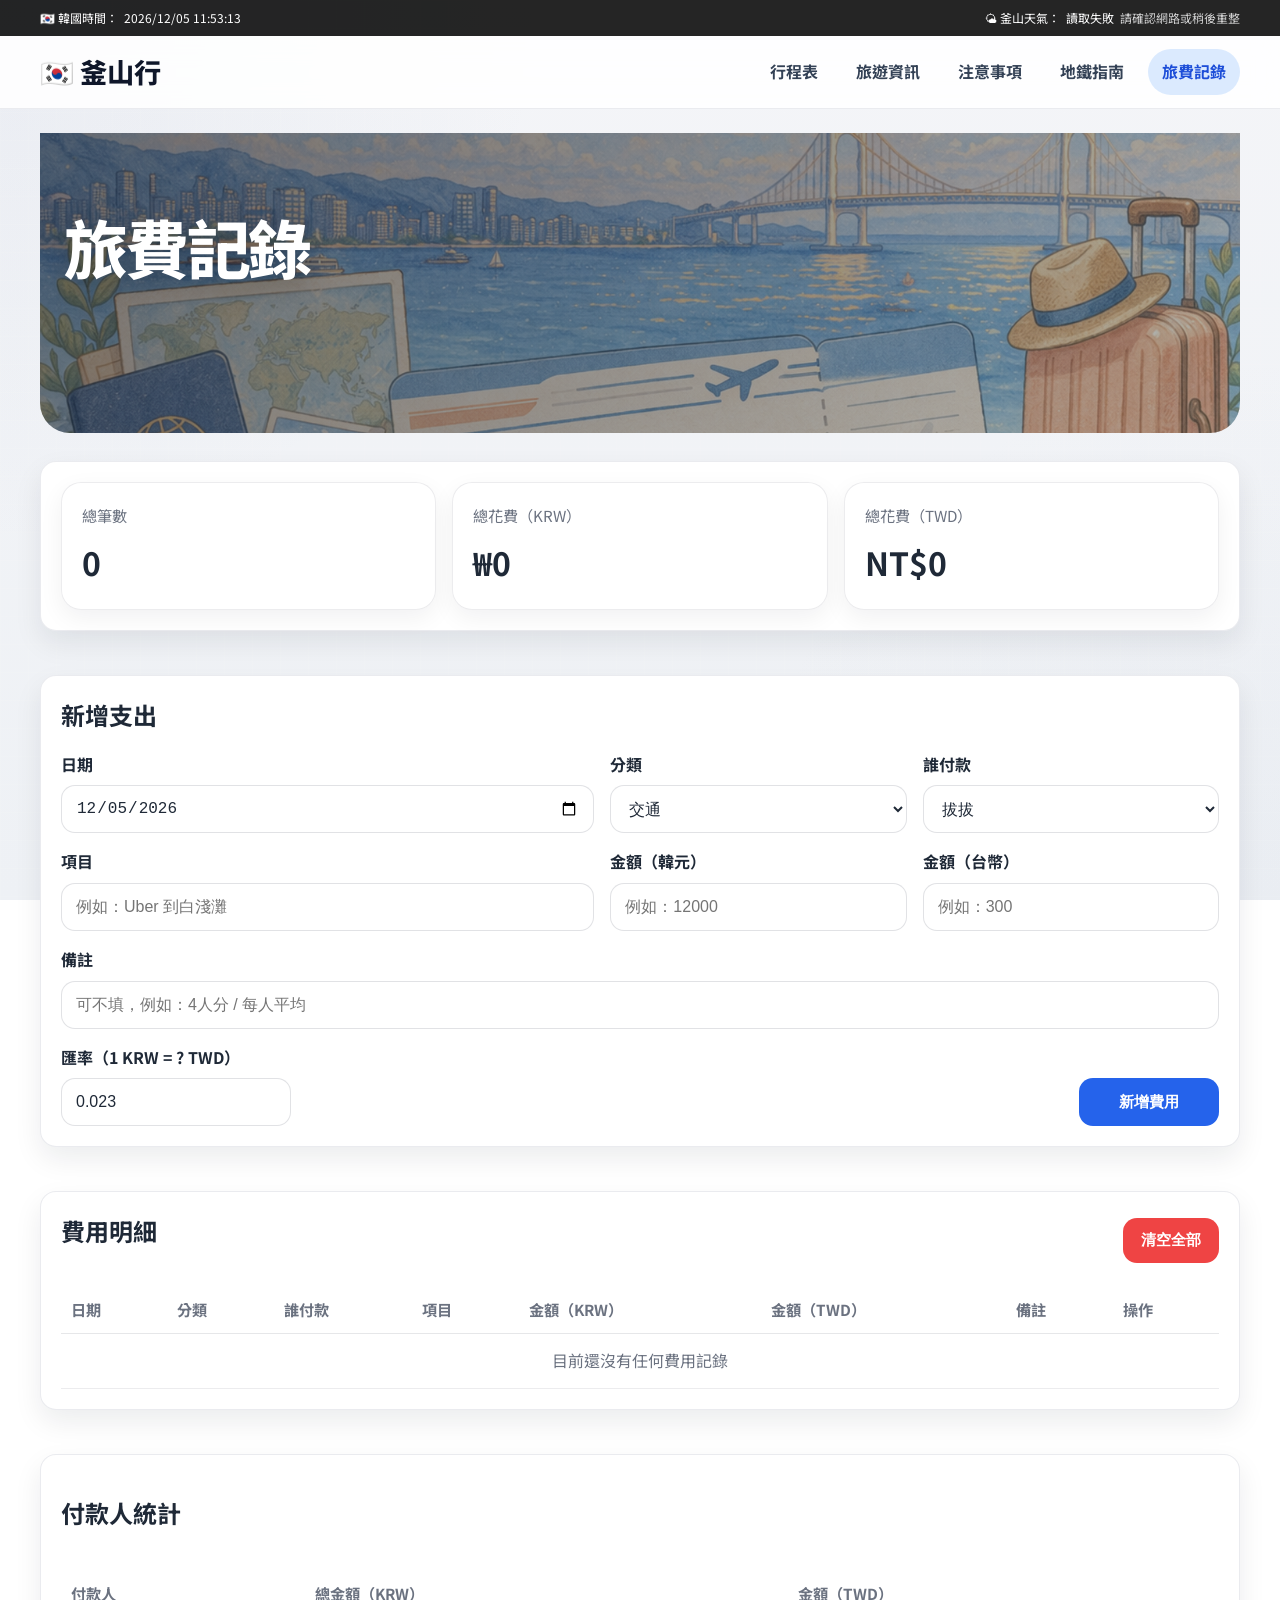
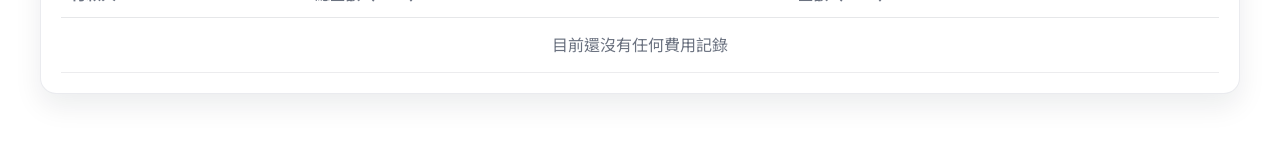
<file: expense.html>
<!DOCTYPE html>
<html lang="zh-Hant">
<head>
  <meta charset="UTF-8" />
  <meta name="viewport" content="width=device-width, initial-scale=1.0" />
  <title>釜山行｜旅費記錄</title>
  <link rel="preconnect" href="https://fonts.googleapis.com">
  <link rel="preconnect" href="https://fonts.gstatic.com" crossorigin>
  <link href="https://fonts.googleapis.com/css2?family=Noto+Sans+TC:wght@400;500;700;800&display=swap" rel="stylesheet">
  <link rel="stylesheet" href="styles.css?v=2" />
</head>
<body>

  <div class="top-bar">
    <div class="container top-bar-inner">
      <div class="top-item">
        🇰🇷 韓國時間：
        <span id="korea-time">--:--:--</span>
      </div>
      <div class="top-item">
        🌤 釜山天氣：
        <span id="weather-main">--°C</span>
        <span id="weather-sub" class="top-sub"></span>
      </div>
    </div>
  </div>

  <nav class="nav">
    <div class="container nav-inner">
      <a class="brand" href="index.html">🇰🇷 釜山行</a>

   <button class="nav-toggle" id="nav-toggle" type="button">
      ☰
    </button>
      
      <div class="nav-links" id="nav-links">
        <a href="itinerary.html">行程表</a>
        <a href="travel-info.html">旅遊資訊</a>
        <a href="notes.html">注意事項</a>
        <a href="subway.html">地鐵指南</a>
        <a href="expense.html" class="active">旅費記錄</a>
      </div>
    </div>
  </nav>

  <section class="page-head page-head-cover trip-cover trip-cover-expense">
    <div class="page-head-overlay">
      <div class="container">
        <h1>旅費記錄</h1>
      </div>
    </div>
  </section>

  <main class="container expense-page">
    <section class="card expense-summary-card">
      <div class="expense-summary-grid">
        <div class="summary-box">
          <span class="summary-label">總筆數</span>
          <strong id="expense-count">0</strong>
        </div>
        <div class="summary-box">
          <span class="summary-label">總花費（KRW）</span>
          <strong id="expense-total-krw">₩0</strong>
        </div>
        <div class="summary-box">
          <span class="summary-label">總花費（TWD）</span>
          <strong id="expense-total-twd">NT$0</strong>
        </div>
      </div>
    </section>

    <section class="card expense-form-card">
      <h2>新增支出</h2>
      <form id="expense-form" class="expense-form">
        <div class="form-row form-row-3">
  <div class="form-group">
    <label for="expense-date">日期</label>
    <input type="date" id="expense-date" required />
  </div>

  <div class="form-group">
    <label for="expense-category">分類</label>
    <select id="expense-category" required>
      <option value="交通">交通</option>
      <option value="餐飲">餐飲</option>
      <option value="門票">門票</option>
      <option value="購物">購物</option>
      <option value="住宿">住宿</option>
      <option value="其他">其他</option>
    </select>
  </div>

  <div class="form-group">
    <label for="expense-person">誰付款</label>
    <select id="expense-person" required>
      <option value="拔拔">拔拔</option>
      <option value="麻麻">麻麻</option>
      <option value="哥哥">哥哥</option>
      <option value="屁屁">屁屁</option>
    </select>
  </div>
</div>

        <div class="form-row form-row-3">
  <div class="form-group form-group-wide">
    <label for="expense-item">項目</label>
    <input type="text" id="expense-item" placeholder="例如：Uber 到白淺灘" required />
  </div>

  <div class="form-group">
    <label for="expense-amount">金額（韓元）</label>
    <input type="number" id="expense-amount" min="0" step="1" placeholder="例如：12000" />
  </div>

  <div class="form-group">
    <label for="expense-amount-twd">金額（台幣）</label>
    <input type="number" id="expense-amount-twd" min="0" step="1" placeholder="例如：300" />
  </div>
</div>

        <div class="form-row single">
          <div class="form-group">
            <label for="expense-note">備註</label>
            <input type="text" id="expense-note" placeholder="可不填，例如：4人分 / 每人平均" />
          </div>
        </div>

        <div class="form-row form-actions">
          <div class="form-group rate-group">
            <label for="exchange-rate">匯率（1 KRW = ? TWD）</label>
            <input type="number" id="exchange-rate" min="0" step="0.0001" value="0.023" />
          </div>

          <button type="submit" class="btn-primary">新增費用</button>
        </div>
      </form>
    </section>

    <section class="card expense-list-card">
      <div class="expense-list-head">
        <h2>費用明細</h2>
        <button id="clear-expenses" class="btn-danger" type="button">清空全部</button>
      </div>

      <div class="expense-table-wrap">
        <table class="expense-table">
          <thead>
            <tr>
  <th>日期</th>
  <th>分類</th>
  <th>誰付款</th>
  <th>項目</th>
  <th>金額（KRW）</th>
  <th>金額（TWD）</th>
  <th>備註</th>
  <th>操作</th>
</tr>
          </thead>
          <tbody id="expense-tbody">
            <tr class="empty-row">
              <td colspan="8">目前還沒有任何費用記錄</td>
            </tr>
          </tbody>
        </table>
      </div>
    </section>
    <section class="card expense-person-summary-card">
  <div class="expense-list-head">
    <h2>付款人統計</h2>
  </div>

  <div class="expense-table-wrap">
    <table class="expense-table">
      <thead>
        <tr>
          <th>付款人</th>
          <th>總金額（KRW）</th>
          <th>金額（TWD）</th>
        </tr>
      </thead>
      <tbody id="person-summary-tbody">
        <tr class="empty-row">
          <td colspan="3">目前還沒有任何費用記錄</td>
        </tr>
      </tbody>
    </table>
  </div>
</section>
  </main>

  <script src="app.js?v=11"></script>
  <script src="expense.js?v=11"></script>
</body>
</html>
</file>
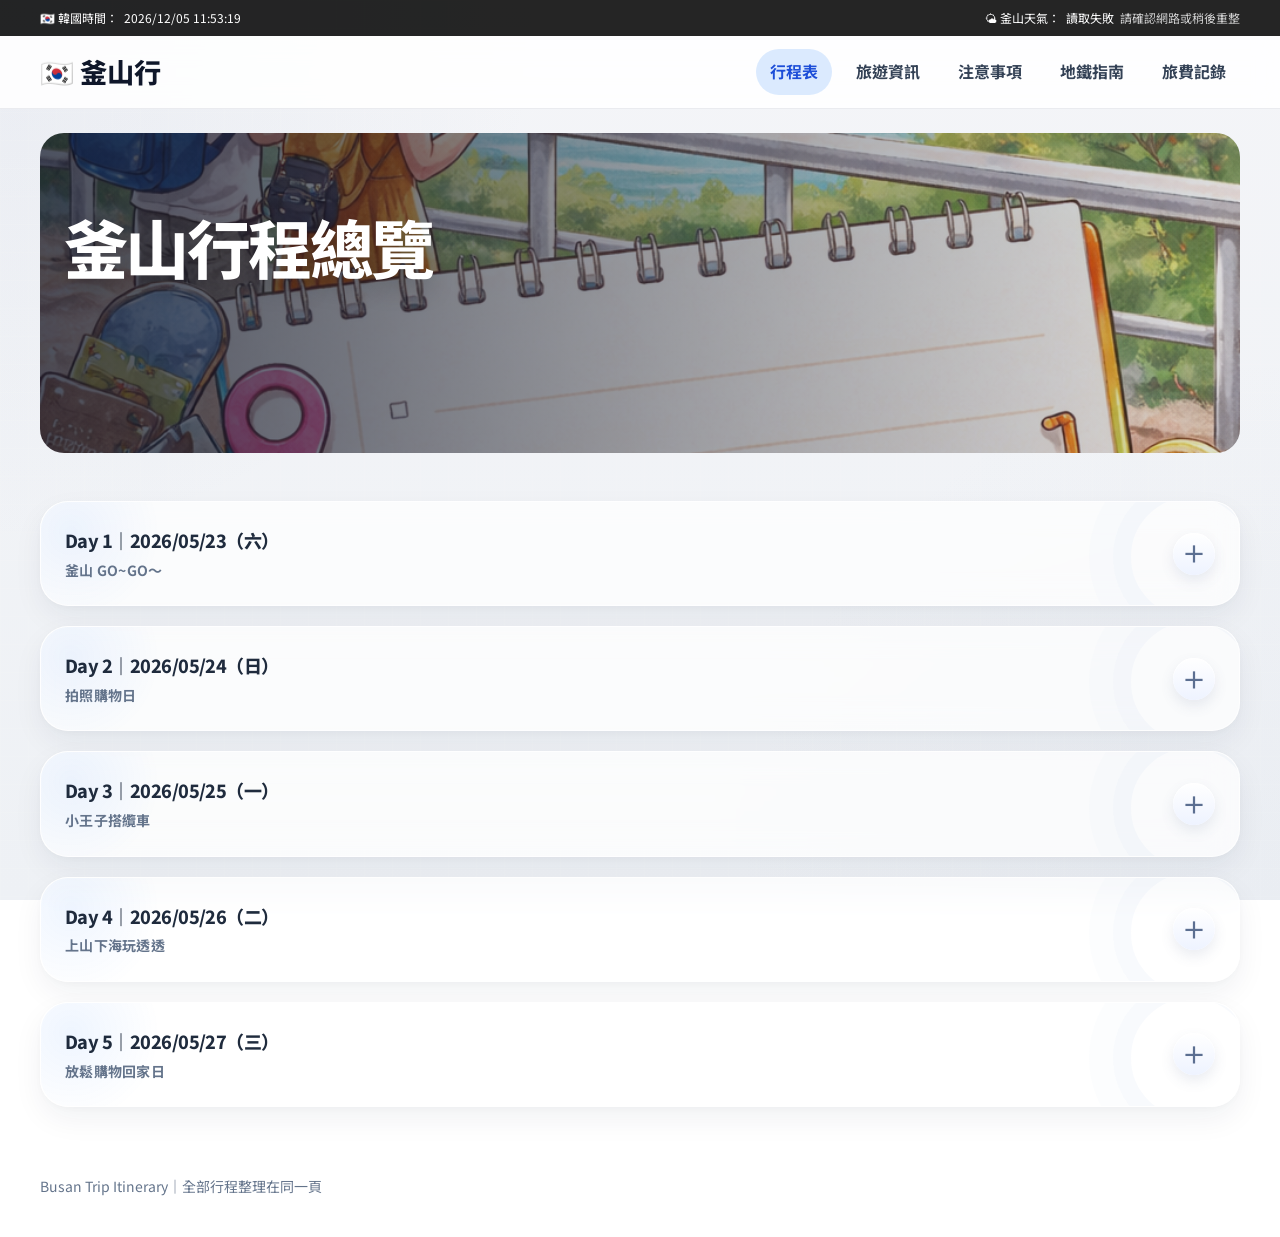
<file: itinerary.html>
<!DOCTYPE html>
<html lang="zh-Hant">
<head>
  <meta charset="UTF-8" />
  <meta name="viewport" content="width=device-width, initial-scale=1.0" />
  <title>釜山行｜行程表</title>
  <link rel="preconnect" href="https://fonts.googleapis.com">
  <link rel="preconnect" href="https://fonts.gstatic.com" crossorigin>
  <link href="https://fonts.googleapis.com/css2?family=Noto+Sans+TC:wght@400;500;700;800&display=swap" rel="stylesheet">
  <link rel="stylesheet" href="styles.css?v=2" />
</head>
<body>

  <!-- top bar -->
  <div class="top-bar">
    <div class="container top-bar-inner">
      <div class="top-item">
        🇰🇷 韓國時間：
        <span id="korea-time">--:--:--</span>
      </div>
      <div class="top-item">
        🌤 釜山天氣：
        <span id="weather-main">--°C</span>
        <span id="weather-sub" class="top-sub"></span>
      </div>
    </div>
  </div>

  <!-- nav -->
  <nav class="nav">
    <div class="container nav-inner">
      <a class="brand" href="index.html">🇰🇷 釜山行</a>

       <button class="nav-toggle" id="nav-toggle" type="button">
      ☰
    </button>
      
      <div class="nav-links" id="nav-links">
        <a href="itinerary.html" class="active">行程表</a>
        <a href="travel-info.html">旅遊資訊</a>
        <a href="notes.html">注意事項</a>
        <a href="subway.html">地鐵指南</a>
        <a href="expense.html">旅費記錄</a>
      </div>
    </div>
  </nav>

  <main>
    <section class="page-head page-head-cover trip-cover trip-cover-itinerary">
  <div class="page-head-overlay">
    <div class="container">
      <h1>釜山行程總覽</h1>
    </div>
  </div>
</section>
  <section class="section">
  <div class="container">      
        <!-- Day 1 -->
<div class="card day-card">
  <div class="day-toggle">
    <h3>
      <span class="day-title-main">Day 1｜2026/05/23（六）</span>
      <span class="day-title-sub">釜山 GO~GO～</span>
    </h3>
    <span class="toggle-icon">＋</span>
  </div>

  <div class="day-content">
    <ul class="itinerary-list">

      <li>
        <strong>19:55-20:55</strong>
        <div class="item-text two-line">
        <div>抵達釜山／金海國際機場</div>
        <div>出關、領行李、購買交通卡</div>
        </div>
      </li>

      <li class="transport-row">
  <div class="transport-card">
    <div class="transport-title">往旅館前進</div>
    <div class="transport-route">
  <div class="route-group">
  <span class="station">機場</span>
  <span class="line-badge line-bgl">金海輕軌</span>
</div>

  <span class="arrow">→</span>

  <div class="route-group">
  <span class="station">沙上站</span>
  <span class="transfer">轉乘</span>
  <span class="line-badge line-2">2號線</span>
</div>

  <span class="arrow">→</span>

 <div class="route-group">
  <span class="station">西面站</span>
  <span class="transfer">轉乘</span>
  <span class="line-badge line-1">1號線</span>
</div>

  <span class="arrow">→</span>

  <div class="route-group">
  <span class="station">釜山站</span>
  <span class="transfer">&nbsp;</span>
</div>
</div>
  </div>
</li>

    <li>
  <strong>21:41-22:00</strong>
  <div class="item-text two-line">
    <div>抵達 Busan Station</div>
    <div>前往住宿放行李</div>
  </div>
</li>

      <li class="transport-row">
  <div class="transport-card">
    <div class="transport-title">住宿 → BHC Chicken（釜山站店）</div>
    <div class="transport-route">
      <span class="line-badge walk-badge">步行</span>
      <span class="arrow">→</span>
      <span class="station">約5分鐘</span>
    </div>
  </div>
</li>

      <li>
        <strong>22:11-23:00</strong>
        <span>晚餐：BHC Chicken</span>
      </li>

      <li class="transport-row">
  <div class="transport-card">
    <div class="transport-title">BHC → 住宿</div>
    <div class="transport-route">
      <span class="line-badge walk-badge">步行</span>
      <span class="arrow">→</span>
      <span class="station">約5分鐘</span>
    </div>
  </div>
</li>

      <li>
        <strong>23:00-</strong>
        <span>休息</span>
      </li>

    </ul>
  </div>
</div>

<!-- Day 2 -->
<div class="card day-card">
  <div class="day-toggle">
    <h3>
      <span class="day-title-main">Day 2｜2026/05/24（日）</span>
      <span class="day-title-sub">拍照購物日</span>
    </h3>
    <span class="toggle-icon">＋</span>
  </div>

  <div class="day-content">
    <ul class="itinerary-list">

      <li>
        <strong>08:00-08:10</strong>
        <span>早餐：自理</span>
      </li>

      <li class="transport-row">
        <div class="transport-card">
          <div class="transport-title">Busan Station → 白淺灘文化村</div>
          <div class="transport-route">
            <span class="line-badge taxi-badge">Uber / 計程車</span>
            <span class="arrow">→</span>
            <span class="station">約 15 分鐘</span>
          </div>
        </div>
      </li>

      <li>
        <strong>08:30-10:00</strong>
        <span>白淺灘文化村（Huinnyeoul）</span>
      </li>

<li class="transport-row">
        <div class="transport-card">
          <div class="transport-title">
            <a href="https://naver.me/xjgckgru" target="_blank" rel="noopener noreferrer">
              白淺灘文化村 → Arte Meseum
            </a>
         </div>
         <div class="transport-route">
            <span class="line-badge taxi-badge">Uber / 計程車</span>
            <span class="arrow">→</span>
            <span class="station">約 15 分鐘</span>
        </div>
        </div>
      </li>

       <li>
        <strong>10:00-12:10</strong>
        <span> Arte Meseum </span>
      </li>
      
      <li class="transport-row">
        <div class="transport-card">
          <div class="transport-title">
            <a href="https://naver.me/IItcrFZR" target="_blank" rel="noopener noreferrer">
              Arte Meseum → 新東亞市場
            </a>
         </div>
         <div class="transport-route">
            <span class="line-badge taxi-badge">Uber / 計程車</span>
            <span class="arrow">→</span>
            <span class="station">約 15 分鐘</span>
        </div>
        </div>
      </li>
      
      <li>
        <strong>12:25-14:30</strong>
        <div class="item-text two-line">
          <div>新東亞市場85、87攤位</div>
          <div>午餐：海鮮、帝王蟹</div>
        </div>
      </li>

      <li class="transport-row">
        <div class="transport-card">
          <div class="transport-title">札嘎其市場 → 南浦地下街</div>
          <div class="transport-route">
            <span class="line-badge walk-badge">步行</span>
            <span class="arrow">→</span>
            <span class="station">約 10 分鐘</span>
          </div>
        </div>
      </li>

      <li>
        <strong>14:40-15:40</strong>
        <span>南浦地下商街</span>
      </li>

      <li class="transport-row">
        <div class="transport-card">
          <div class="transport-title">南浦地下街 → 光復路時尚街</div>
          <div class="transport-route">
            <span class="line-badge walk-badge">步行</span>
            <span class="arrow">→</span>
            <span class="station">約 10 分鐘</span>
          </div>
        </div>
      </li>

      <li>
        <strong>15:40-16:40</strong>
        <span>光復路時尚街</span>
      </li>

      <li class="transport-row">
        <div class="transport-card">
          <div class="transport-title">光復路時尚街 → 樂天百貨光復店</div>
          <div class="transport-route">
            <span class="line-badge walk-badge">步行</span>
            <span class="arrow">→</span>
            <span class="station">約 10 分鐘</span>
          </div>
        </div>
      </li>

      <li>
      <strong>16:50-19:00</strong>
        <div class="item-text two-line">
          <div>樂天百貨 光復店</div>
          <div>晚餐：自理</div>
        </div>
     </li>

      <li class="transport-row">
        <div class="transport-card">
          <div class="transport-title">南浦站 → Busan Station</div>
          <div class="transport-route">

            <div class="route-group">
              <span class="station">南浦站</span>
              <span class="line-badge line-1">1號線</span>
            </div>

            <span class="arrow">→</span>

            <div class="route-group">
              <span class="station">釜山站</span>
              <span class="transfer">&nbsp;</span>
            </div>

          </div>
        </div>
      </li>

      <li>
        <strong>19:10-</strong>
        <div class="item-text two-line">
          <div>返回 旅館</div>
          <div>回住宿休息、整理戰利品</div>
        </div>
      </li>

    </ul>
  </div>
</div>

<!-- Day 3 -->
<div class="card day-card">
  <div class="day-toggle">
    <h3>
      <span class="day-title-main">Day 3｜2026/05/25（一）</span>
      <span class="day-title-sub">小王子搭纜車</span>
    </h3>
    <span class="toggle-icon">＋</span>
  </div>

  <div class="day-content">
    <ul class="itinerary-list">

      <li>
        <strong>08:00</strong>
        <span>早餐：自理</span>
      </li>

      <li class="transport-row">
        <div class="transport-card">
          <div class="transport-title">
             <a href="https://naver.me/Fns6RGtR" target="_blank" rel="noopener noreferrer">
              旅館 → 甘川文化村
            </a>
          </div>
          <div class="transport-route">
            <span class="line-badge taxi-badge">Uber / 計程車</span>
            <span class="arrow">→</span>
            <span class="station">約 20 分鐘</span>
          </div>
        </div>
      </li>       

      <li>
        <strong>08:20-10:00</strong>
        <span>甘川文化村</span>
      </li>

      <li class="transport-row">
        <div class="transport-card">
          <div class="transport-title">甘川文化村 → flipbookstudio</div>
          <div class="transport-route">
            <span class="line-badge walk-badge">步行</span>
            <span class="arrow">→</span>
            <span class="station">村內散步移動</span>
          </div>
        </div>
      </li>

      <li>
        <strong>10:30-11:00</strong>
        <div class="item-text two-line">
          <div>flipbookstudio</div>
          <div>拍小王子翻頁書紀念</div>
        </div>
      </li>

      <li class="transport-row">
        <div class="transport-card">
          <div class="transport-title">
             <a href="https://naver.me/Gq84VWjF" target="_blank" rel="noopener noreferrer">
             甘川文化村 → 海底貝殼王國
            </a>
          </div>
          <div class="transport-route">
            <span class="line-badge taxi-badge">Uber / 計程車</span>
            <span class="arrow">→</span>
            <span class="station">約 20 分鐘</span>
          </div>
        </div>
      </li>

      <li>
         <strong>11:20-12:50</strong>
        <div class="item-text two-line">
          <div>海底貝殼王國</div>
          <div>午餐：貝類、烤鰻魚</div>
        </div>
      </li>

      <li class="transport-row">
        <div class="transport-card">
          <div class="transport-title">海底貝殼王國 → 松島海上纜車</div>
          <div class="transport-route">
            <span class="line-badge walk-badge">步行</span>
            <span class="arrow">→</span>
            <span class="station">約 10 分鐘</span>
          </div>
        </div>
      </li>

      <li>
        <strong>12:40-13:20</strong>
        <span>松島海上纜車</span>
      </li>

      <li class="transport-row">
        <div class="transport-card">
          <div class="transport-title">松島海上纜車 → 龍宮空中步道</div>
          <div class="transport-route">
            <span class="line-badge Gondola">松島海上纜車</span>
            <span class="arrow">→</span>
            <span class="station">約 10 分鐘</span>
          </div>
        </div>
      </li>

      <li>
        <strong>13:20-14:50</strong>
        <span>龍宮空中步道（拍照、散步）</span>
      </li>

      <li class="transport-row">
        <div class="transport-card">
          <div class="transport-title">龍宮空中步道→ 松島海上纜車</div>
          <div class="transport-route">
            <span class="line-badge Gondola">松島海上纜車</span>
            <span class="arrow">→</span>
            <span class="station">約 10 分鐘</span>
          </div>
        </div>
      </li>

      <li>
        <strong>15:00-18:00</strong>
        <span>國際市場</span>
      </li>
      
      <li class="transport-row">
        <div class="transport-card">
          <div class="transport-title">
            <a href="https://naver.me/G9r5xTJ4" target="_blank" rel="noopener noreferrer">
             松島 → 國際市場
            </a>
            </div>
          <div class="transport-route">
            <span class="line-badge taxi-badge">Uber / 計程車</span>
            <span class="arrow">→</span>
            <span class="station">約 10 分鐘</span>
          </div>
        </div>
      </li>

      <li>
        <strong>20:00-</strong>
        <div class="item-text two-line">
          <div>返回 Busan Station</div>
          <div>自由活動、附近晚餐</div>
        </div>
      </li>

    </ul>
  </div>
</div>
    
<!-- Day 4 -->
<div class="card day-card">
  <div class="day-toggle">
    <h3>
      <span class="day-title-main">Day 4｜2026/05/26（二）</span>
      <span class="day-title-sub">上山下海玩透透</span>
    </h3>
    <span class="toggle-icon">＋</span>
  </div>

  <div class="day-content">
    <ul class="itinerary-list">

      <li class="transport-row">
        <div class="transport-card">
          <div class="transport-title">
            <a href="https://naver.me/IDFUcLWo" target="_blank" rel="noopener noreferrer">
              Busan Station → 青沙浦站
            </a>
          </div>
          <div class="transport-route">
            <span class="line-badge taxi-badge">Uber / 計程車</span>
            <span class="arrow">→</span>
            <span class="station">約 40 分鐘</span>
          </div>
        </div>
      </li>

      <li>
        <strong>08:30-09:10</strong>
        <div class="item-text two-line">
          <div>青沙浦（膠囊列車）</div>
          <div>搭乘膠囊列車前往尾浦</div>
        </div>
      </li>

      <li class="transport-row">
        <div class="transport-card">
          <div class="transport-title">青沙浦 → 尾浦</div>
          <div class="transport-route">
            <span class="line-badge line-sky">膠囊列車</span>
            <span class="arrow">→</span>
            <span class="station">海景路線</span>
          </div>
        </div>
      </li>

      <li>
        <strong>09:10-10:00</strong>
        <span>尾浦（海景散步）</span>
      </li>

      <li class="transport-row">
        <div class="transport-card">
          <div class="transport-title">尾浦 → 水邊最高豬肉湯飯</div>
          <div class="transport-route">
            <span class="line-badge walk-badge">步行</span>
            <span class="arrow">→</span>
            <span class="station">約 10 分鐘</span>
          </div>
        </div>
      </li>

      <li>
        <strong>10:10-10:50</strong>
        <span>早午餐：水邊最高豬肉湯飯</span>
      </li>

      <li class="transport-row">
        <div class="transport-card">
          <div class="transport-title">
            <a href="https://naver.me/GoD7FWN2" target="_blank" rel="noopener noreferrer">
              尾浦 → Lotte Outlet 東釜山店
            </a>
          </div>
          <div class="transport-route">
            <span class="line-badge taxi-badge">Uber / 計程車</span>
            <span class="arrow">→</span>
            <span class="station">約 25～30 分鐘</span>
          </div>
        </div>
      </li>

      <li>
        <strong>11:20-12:50</strong>
        <span>Lotte Outlet 東釜山店</span>
      </li>

      <li class="transport-row">
        <div class="transport-card">
          <div class="transport-title">Lotte Outlet → Skyline Luge 釜山</div>
          <div class="transport-route">
            <span class="line-badge walk-badge">步行</span>
            <span class="arrow">→</span>
            <span class="station">約 10 分鐘</span>
          </div>
        </div>
      </li>

      <li>
        <strong>13:00-15:00</strong>
        <span>Skyline Luge 釜山（含排隊＋遊玩）</span>
      </li>

      <li class="transport-row">
  <div class="transport-card">
    <div class="transport-title">
      <a href="https://naver.me/55rmOZsl" target="_blank" rel="noopener noreferrer">
        Skyline Luge → 廣安里海灘
      </a>
    </div>
    <div class="transport-route">
      <span class="line-badge taxi-badge">Uber / 計程車</span>
      <span class="arrow">→</span>
      <span class="station">約 25～30 分鐘</span>
    </div>
  </div>
</li>

<li>
  <strong>15:30-17:40</strong>
  <span>廣安里海灘（白天＋傍晚）</span>
</li>

      <li class="transport-row">
        <div class="transport-card">
          <div class="transport-title">
            <a href="https://naver.me/55rmOZsl" target="_blank" rel="noopener noreferrer">
              廣安里海灘 → 熟成到 廣安里店
            </a>
          </div>
          <div class="transport-route">
            <span class="line-badge walk-badge">步行</span>
            <span class="arrow">→</span>
            <span class="station">約 10 分鐘</span>
          </div>
        </div>
      </li>

     <li>
  <strong>18:00-19:20</strong>
  <span>晚餐：熟成到 廣安里店（韓式烤肉）</span>
</li>

<li class="transport-row">
  <div class="transport-card">
    <div class="transport-title">熟成到 廣安里店 → 廣安里海灘</div>
    <div class="transport-route">
      <span class="line-badge walk-badge">步行</span>
      <span class="arrow">→</span>
      <span class="station">約 5～10 分鐘</span>
    </div>
  </div>
</li>

<li>
  <strong>19:30-20:10</strong>
  <span>廣安里海灘（夜景散步＋廣安大橋）</span>
</li>

<li class="transport-row">
  <div class="transport-card">
    <div class="transport-title">廣安里海灘 → 旅館</div>
    <div class="transport-route">
      <span class="line-badge taxi-badge">Uber / Kride / 計程車</span>
      <span class="arrow">→</span>
      <span class="station">約 25～35 分鐘</span>
    </div>
  </div>
</li>

<li>
  <strong>20:45-</strong>
  <span>休息</span>
</li>

    </ul>
  </div>
</div>

<!-- Day 5 -->
<div class="card day-card">
  <div class="day-toggle">
    <h3>
      <span class="day-title-main">Day 5｜2026/05/27（三）</span>
      <span class="day-title-sub">放鬆購物回家日</span>
    </h3>
    <span class="toggle-icon">＋</span>
  </div>

  <div class="day-content">
    <ul class="itinerary-list">

      <li>
        <strong>08:00-09:00</strong>
        <div class="item-text two-line">
          <div>早餐：自理</div>
          <div>整理行李、退房準備</div>
        </div>
      </li>

      <li class="transport-row">
        <div class="transport-card">
          <div class="transport-title">旅館 → SPA LAND</div>
          <div class="transport-route">

            <div class="route-group">
              <span class="station">釜山站</span>
              <span class="line-badge line-1">1號線</span>
            </div>

            <span class="arrow">→</span>

            <div class="route-group">
              <span class="station">西面站</span>
              <span class="line-badge line-2">2號線</span>
            </div>

            <span class="arrow">→</span>

            <div class="route-group">
              <span class="station">Centum City站</span>
              <span class="transfer">&nbsp;</span>
            </div>
            
          </div>
        </div>
      </li>

      <li>
        <strong>09:30-11:30</strong>
        <span>SPA LAND 汗蒸幕</span>
      </li>

      <li class="transport-row">
        <div class="transport-card">
          <div class="transport-title">SPA LAND → 烤肉的男子</div>
          <div class="transport-route">

            <div class="route-group">
              <span class="station">Centum City站</span>
              <span class="line-badge line-2">2號線</span>
            </div>

            <span class="arrow">→</span>

            <div class="route-group">
              <span class="station">西面站</span>
              <span class="transfer">&nbsp;</span>
            </div>
            
          </div>
        </div>
      </li>

      <li>
        <strong>12:00-13:10</strong>
        <div class="item-text two-line">
          <div>午餐：烤肉的男子</div>
          <div>附近簡單逛街</div>
        </div>
      </li>

      <li class="transport-row">
        <div class="transport-card">
          <div class="transport-title">烤肉的男子 → 西面地下街</div>
          
          <div class="transport-route">
            <span class="line-badge walk-badge">步行</span>
            <span class="arrow">→</span>
            <span class="station"> 約10分鐘</span>
          </div>
        </div>
      </li>

      <li>
        <strong>14:00-15:30</strong>
        <div class="item-text two-line">
          <div>西面地下街購物</div>
          <div>最後採買、伴手禮</div>
        </div>
      </li>

      <li class="transport-row">
        <div class="transport-card">
          <div class="transport-title">
            <a href="https://naver.me/F1rPec4s" target="_blank" rel="noopener noreferrer">
             西面 → 金海機場
            </a>
          </div>
          <div class="transport-route">
            <span class="line-badge taxi-badge">Uber / 計程車</span>
            <span class="arrow">→</span>
            <span class="station">約 25 分鐘</span>
          </div>

          </div>
      </li>

      <li>
        <strong>16:05-21:05</strong>
        <div class="item-text two-line">
          <div>金海機場</div>
          <div>退稅、托運、逛免稅店</div>
        </div>
      </li>

      <li>
        <strong>21:05-</strong>
        <div class="item-text two-line">
          <div>回程航班起飛</div>
        </div>
      </li>

    </ul>
  </div>
</div>
      </div>
    </section>
  </main>

  <footer class="footer">
    <div class="container">
      Busan Trip Itinerary｜全部行程整理在同一頁
    </div>
  </footer>

  <script src="app.js?v=2"></script>
</body>
</html>
</file>
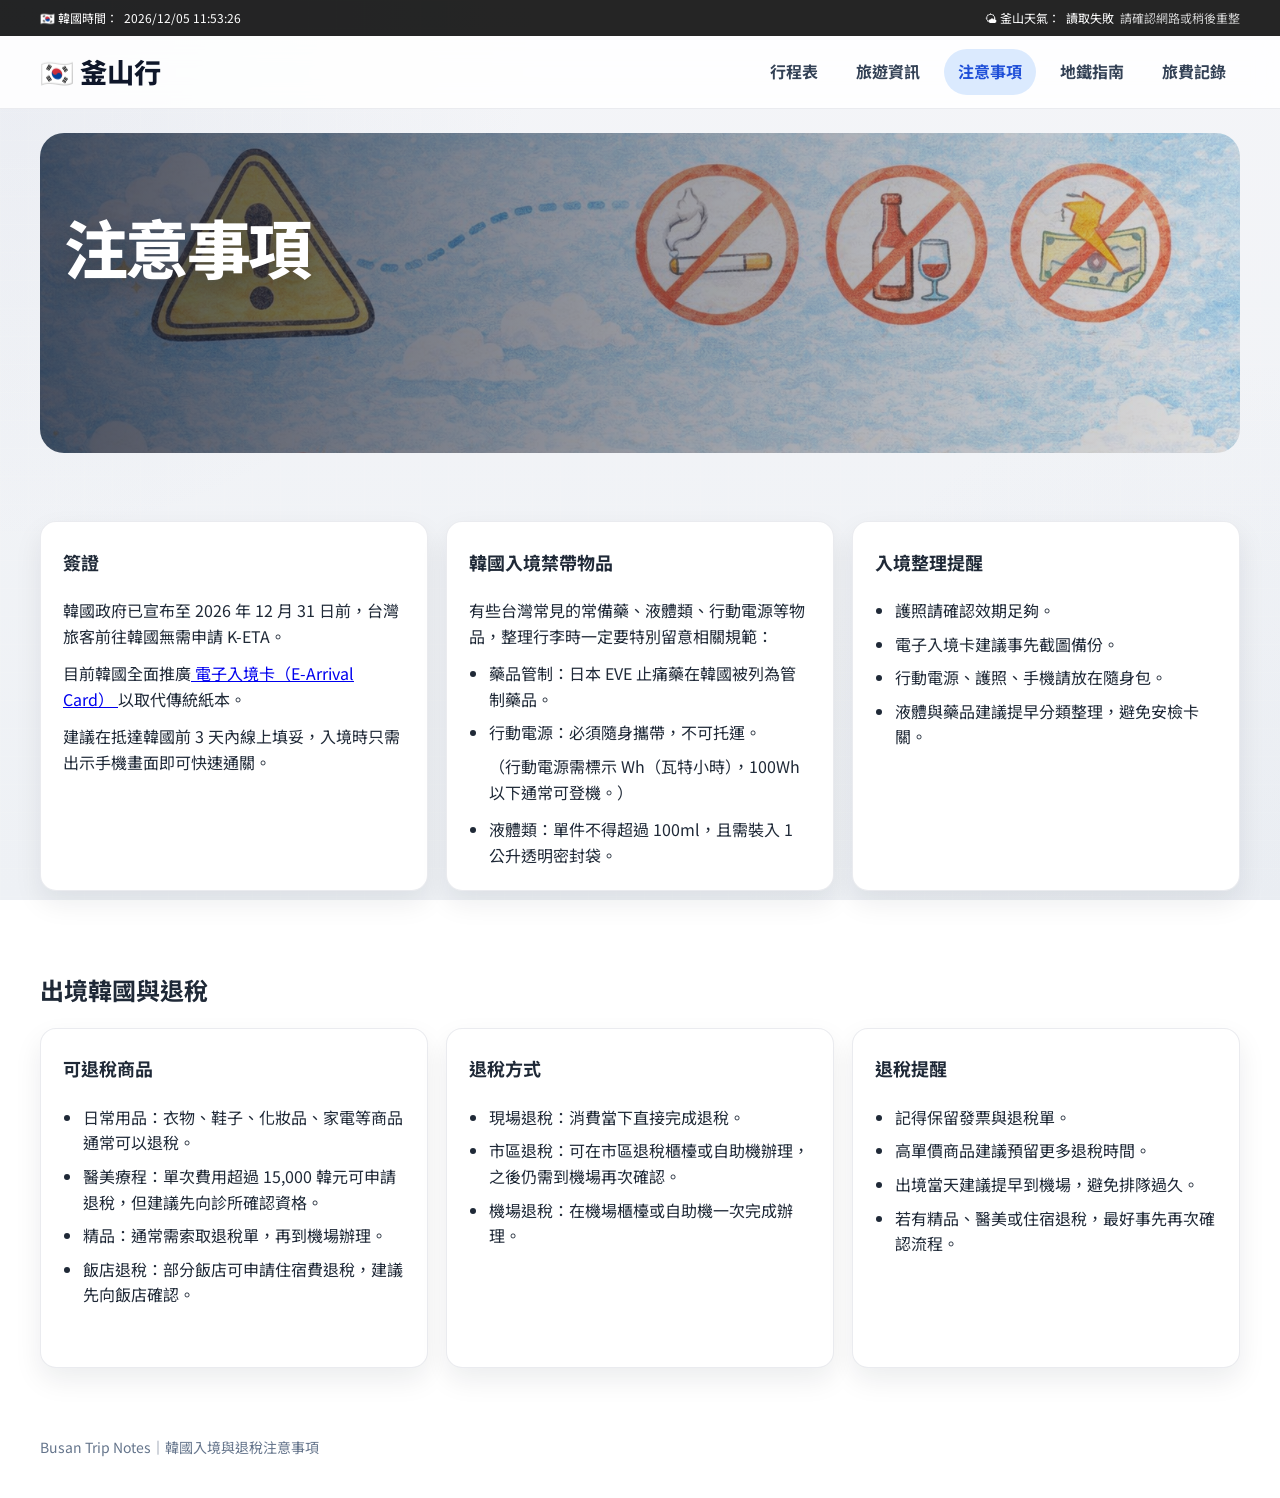
<file: notes.html>
<!DOCTYPE html>
<html lang="zh-Hant">
<head>
  <meta charset="UTF-8" />
  <meta name="viewport" content="width=device-width, initial-scale=1.0" />
  <title>釜山行｜注意事項</title>
  <link rel="preconnect" href="https://fonts.googleapis.com">
  <link rel="preconnect" href="https://fonts.gstatic.com" crossorigin>
  <link href="https://fonts.googleapis.com/css2?family=Noto+Sans+TC:wght@400;500;700;800&display=swap" rel="stylesheet">
  <link rel="stylesheet" href="styles.css?v=2" />
</head>

<body>
  <div class="top-bar">
    <div class="container top-bar-inner">
      <div class="top-item">
        🇰🇷 韓國時間：
        <span id="korea-time">--:--:--</span>
      </div>
      <div class="top-item">
        🌤 釜山天氣：
        <span id="weather-main">--°C</span>
        <span id="weather-sub" class="top-sub"></span>
      </div>
    </div>
  </div>

  <nav class="nav">
    <div class="container nav-inner">
      <a class="brand" href="index.html">🇰🇷 釜山行</a>

       <button class="nav-toggle" id="nav-toggle" type="button">
      ☰
    </button>
      
      <div class="nav-links" id="nav-links">
        <a href="itinerary.html">行程表</a>
        <a href="travel-info.html">旅遊資訊</a>
        <a href="notes.html" class="active">注意事項</a>
        <a href="subway.html">地鐵指南</a>
        <a href="expense.html">旅費記錄</a>
      </div>
    </div>
  </nav>

  <main>
    <section class="page-head page-head-cover trip-cover trip-cover-notes">
      <div class="page-head-overlay">
        <div class="container">
          <h1>注意事項</h1>
        </div>
      </div>
    </section>

    <section class="section">
      <div class="container">
        <div class="info-grid">
          <div class="card info-card">
            <h3>簽證</h3>
            <p>韓國政府已宣布至 2026 年 12 月 31 日前，台灣旅客前往韓國無需申請 K-ETA。</p>
            <p>目前韓國全面推廣<a href="https://www.e-arrivalcard.go.kr/portal/main/index.do?locale=CH" target="_blank" rel="noopener noreferrer">
              電子入境卡（E-Arrival Card）
              </a>以取代傳統紙本。</p>
            <p>建議在抵達韓國前 3 天內線上填妥，入境時只需出示手機畫面即可快速通關。</p>
          </div>

          <div class="card info-card">
            <h3>韓國入境禁帶物品</h3>
            <p>有些台灣常見的常備藥、液體類、行動電源等物品，整理行李時一定要特別留意相關規範：</p>
            <ul>
              <li>藥品管制：日本 EVE 止痛藥在韓國被列為管制藥品。</li>
              <li>行動電源：必須隨身攜帶，不可托運。</li>
              <p>（行動電源需標示 Wh（瓦特小時），100Wh 以下通常可登機。）</p>
              <li>液體類：單件不得超過 100ml，且需裝入 1 公升透明密封袋。</li>
            </ul>
          </div>

          <div class="card info-card">
            <h3>入境整理提醒</h3>
            <ul>
              <li>護照請確認效期足夠。</li>
              <li>電子入境卡建議事先截圖備份。</li>
              <li>行動電源、護照、手機請放在隨身包。</li>
              <li>液體與藥品建議提早分類整理，避免安檢卡關。</li>
            </ul>
          </div>
        </div>
      </div>
    </section>

    <section class="section">
      <div class="container">
        <div class="section-head">
          <h1>出境韓國與退稅</h1>
        </div>

        <div class="info-grid">
          <div class="card info-card">
            <h3>可退稅商品</h3>
            <ul>
              <li>日常用品：衣物、鞋子、化妝品、家電等商品通常可以退稅。</li>
              <li>醫美療程：單次費用超過 15,000 韓元可申請退稅，但建議先向診所確認資格。</li>
              <li>精品：通常需索取退稅單，再到機場辦理。</li>
              <li>飯店退稅：部分飯店可申請住宿費退稅，建議先向飯店確認。</li>
            </ul>
          </div>

          <div class="card info-card">
            <h3>退稅方式</h3>
            <ul>
              <li>現場退稅：消費當下直接完成退稅。</li>
              <li>市區退稅：可在市區退稅櫃檯或自助機辦理，之後仍需到機場再次確認。</li>
              <li>機場退稅：在機場櫃檯或自助機一次完成辦理。</li>
            </ul>
          </div>

          <div class="card info-card">
            <h3>退稅提醒</h3>
            <ul>
              <li>記得保留發票與退稅單。</li>
              <li>高單價商品建議預留更多退稅時間。</li>
              <li>出境當天建議提早到機場，避免排隊過久。</li>
              <li>若有精品、醫美或住宿退稅，最好事先再次確認流程。</li>
            </ul>
          </div>
        </div>
      </div>
    </section>
  </main>

  <footer class="footer">
    <div class="container">
      Busan Trip Notes｜韓國入境與退稅注意事項
    </div>
  </footer>

  <script src="app.js?v=2"></script>
</body>
</html>
</file>
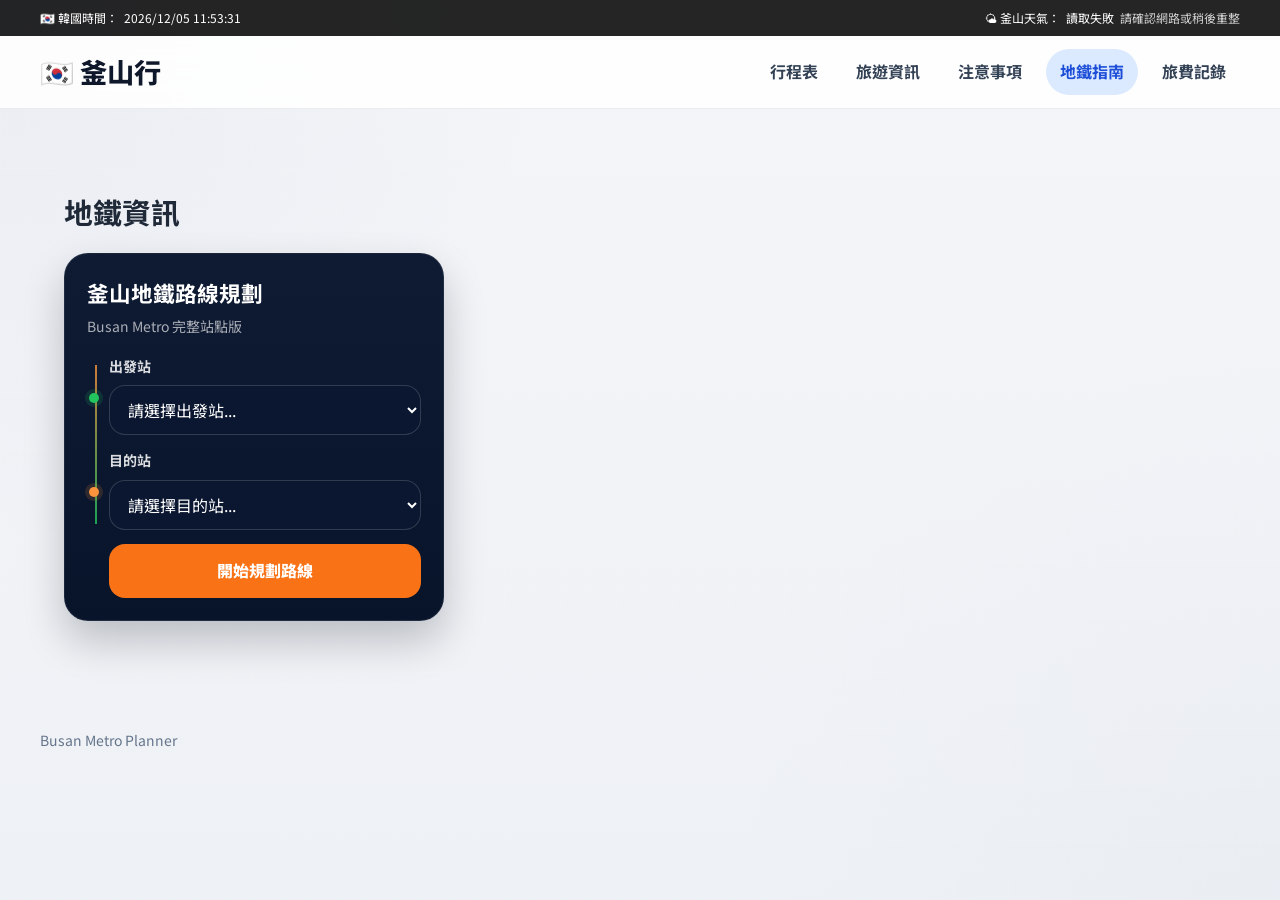
<file: subway.html>
<!DOCTYPE html>
<html lang="zh-Hant">
<head>
  <meta charset="UTF-8" />
  <meta name="viewport" content="width=device-width, initial-scale=1.0" />
  <title>釜山行｜地鐵指南</title>

  <link rel="preconnect" href="https://fonts.googleapis.com">
  <link rel="preconnect" href="https://fonts.gstatic.com" crossorigin>
  <link href="https://fonts.googleapis.com/css2?family=Noto+Sans+TC:wght@400;500;700;800&display=swap" rel="stylesheet">
  <link rel="stylesheet" href="styles.css?v=2" />
</head>
<script src="app.js?v=2"></script>
<script src="subway.js?v=2"></script>
<body>

  <!-- top bar -->
  <div class="top-bar">
    <div class="container top-bar-inner">
      <div class="top-item">
        🇰🇷 韓國時間：
        <span id="korea-time">--:--:--</span>
      </div>

      <div class="top-item">
        🌤 釜山天氣：
        <span id="weather-main">--°C</span>
        <span id="weather-sub" class="top-sub"></span>
      </div>
    </div>
  </div>

  <!-- nav -->
  <nav class="nav">
    <div class="container nav-inner">
      <a class="brand" href="index.html">🇰🇷 釜山行</a>

       <button class="nav-toggle" id="nav-toggle" type="button">
      ☰
    </button>

      <div class="nav-links" id="nav-links">
        <a href="itinerary.html">行程表</a>
        <a href="travel-info.html">旅遊資訊</a>
        <a href="notes.html">注意事項</a>
        <a href="subway.html" class="active">地鐵指南</a>
        <a href="expense.html">旅費記錄</a>
      </div>
    </div>
  </nav>

  <!-- main -->
  <main>
    <section class="section">
      <div class="container">

         <section class="section" id="subway-info">
  <div class="container">
    <div class="section-head">
      <h2>地鐵資訊</h2>
      
    </div>

    <div class="subway-layout">
      <div class="card planner-card planner-dark">
        <div class="planner-title-wrap">
          <h3>釜山地鐵路線規劃</h3>
          <p>Busan Metro 完整站點版</p>
        </div>

        <div class="planner-form">
          <div class="planner-line"></div>

          <div class="planner-field-wrap">
            <label for="from-station">出發站</label>
            <select id="from-station" class="planner-select">
              <option value="">請選擇出發站...</option>
            </select>
          </div>

          <div class="planner-field-wrap">
            <label for="to-station">目的站</label>
            <select id="to-station" class="planner-select">
              <option value="">請選擇目的站...</option>
            </select>
          </div>

          <button id="plan-route-btn" class="planner-btn" type="button">
            開始規劃路線
          </button>
        </div>
      </div>

      <div class="card planner-result-card-dark" id="planner-result-card" style="display:none;">
        <div class="result-top">
          <div class="result-stat">
            <span class="result-label">總計經過</span>
            <strong id="route-stops">--</strong>
          </div>

          <div class="result-stat">
            <span class="result-label">預估時間</span>
            <strong id="route-duration">--</strong>
          </div>
        </div>

        <div class="result-route">
          <div class="result-station">
            <span class="dot start"></span>
            <div>
              <div class="station-label">起點</div>
              <div class="station-name" id="route-from">--</div>
            </div>
          </div>

          <div class="result-middle">
            <div class="route-pill" id="route-line">--</div>
            <div class="route-note" id="route-note">--</div>
          </div>

          <div class="result-station">
            <span class="dot end"></span>
            <div>
              <div class="station-label">終點</div>
              <div class="station-name" id="route-to">--</div>
            </div>
          </div>
        </div>
      </div>
    </div>
  </div>
</section>  
        
        <!-- planner -->
        <div class="subway-layout">
          <!--（這裡貼你原本那整大段 metro html）-->
        </div>

      </div>
    </section>
  </main>

  <!-- footer -->
  <footer class="footer">
    <div class="container">
      Busan Metro Planner
    </div>
  </footer>

</body>
</html>
</file>
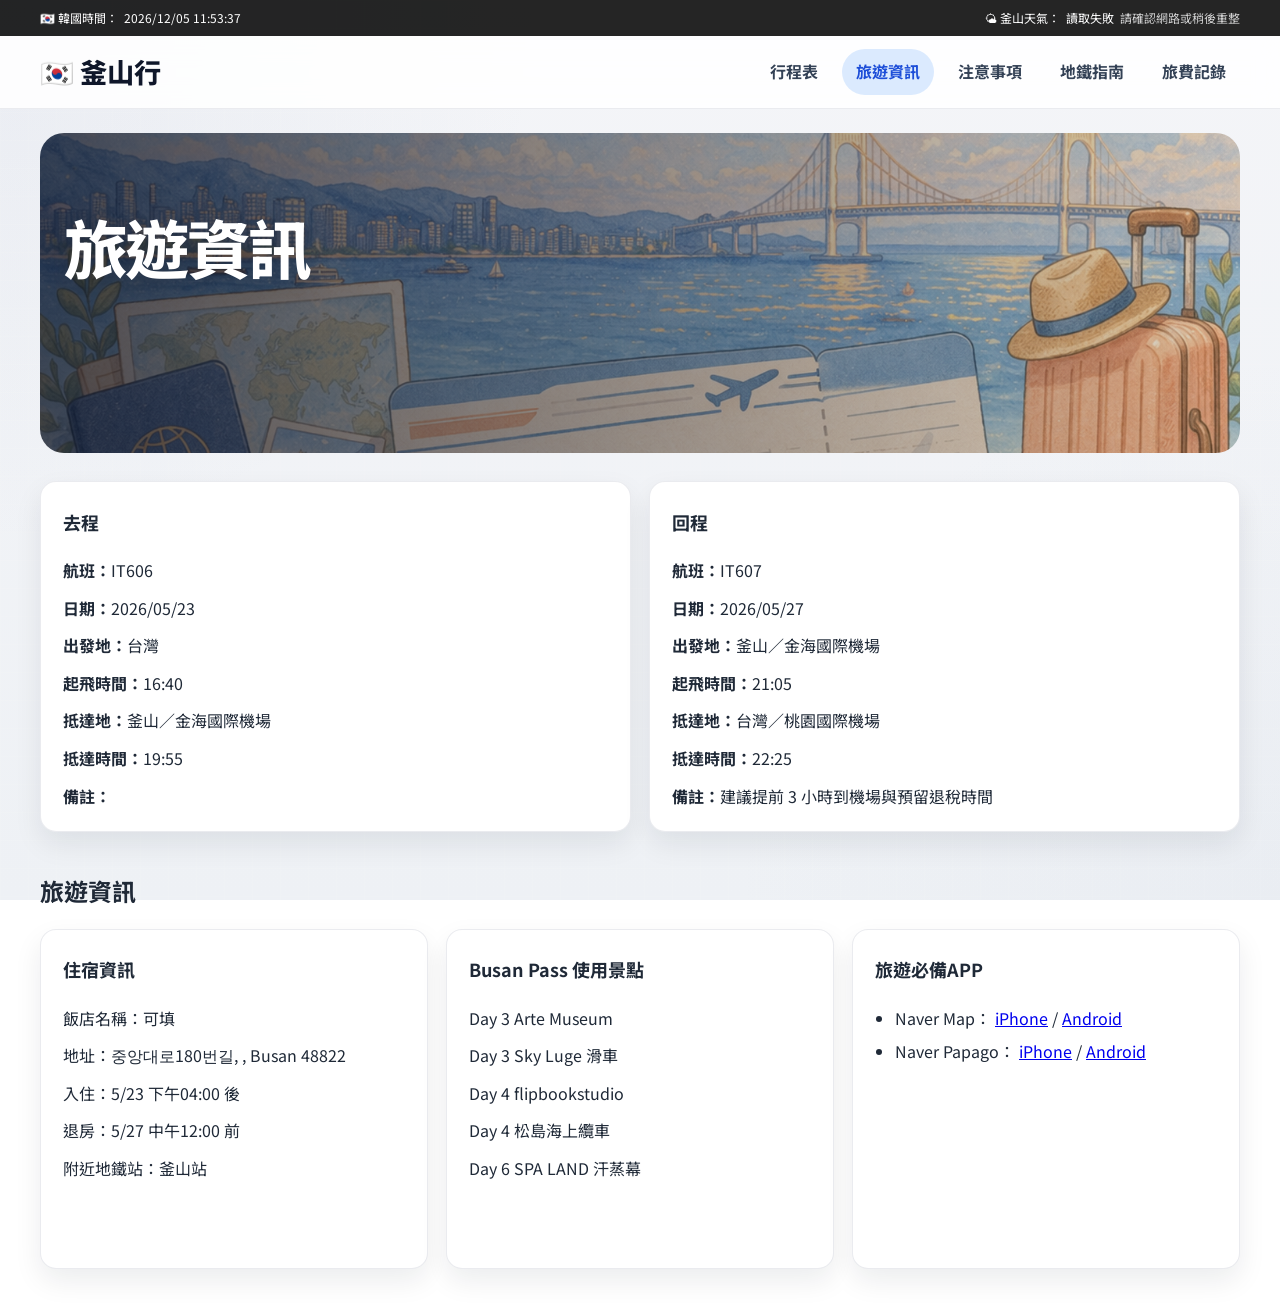
<file: travel-info.html>
<!DOCTYPE html>
<html lang="zh-Hant">
<head>
  <meta charset="UTF-8" />
  <meta name="viewport" content="width=device-width, initial-scale=1.0" />
  <title>釜山行｜旅遊資訊</title>
  <link rel="preconnect" href="https://fonts.googleapis.com">
  <link rel="preconnect" href="https://fonts.gstatic.com" crossorigin>
  <link href="https://fonts.googleapis.com/css2?family=Noto+Sans+TC:wght@400;500;700;800&display=swap" rel="stylesheet">
 <link rel="stylesheet" href="styles.css?v=2" />
</head>

<body>
  <div class="top-bar">
    <div class="container top-bar-inner">
      <div class="top-item">
        🇰🇷 韓國時間：
        <span id="korea-time">--:--:--</span>
      </div>
      <div class="top-item">
        🌤 釜山天氣：
        <span id="weather-main">--°C</span>
        <span id="weather-sub" class="top-sub"></span>
      </div>
    </div>
  </div>

  <nav class="nav">
    <div class="container nav-inner">
      <a class="brand" href="index.html">🇰🇷 釜山行</a>

       <button class="nav-toggle" id="nav-toggle" type="button">
      ☰
    </button>
      
      <div class="nav-links" id="nav-links">
        <a href="itinerary.html">行程表</a>
        <a href="travel-info.html" class="active">旅遊資訊</a>
        <a href="notes.html">注意事項</a>
        <a href="subway.html">地鐵指南</a>
        <a href="expense.html">旅費記錄</a>
      </div>
    </div>
  </nav>

  <main>
   <section class="page-head page-head-cover trip-cover trip-cover-info">
  <div class="page-head-overlay">
    <div class="container">
      <h1>旅遊資訊</h1>
    </div>
  </div>
</section>
<section>
  <div class="container">
    <div class="ticket-grid">
      <div class="card ticket-card">
  <h3>去程</h3>
  <p><strong>航班：</strong>IT606</p>
  <p><strong>日期：</strong>2026/05/23</p>
  <p><strong>出發地：</strong>台灣</p>
  <p><strong>起飛時間：</strong>16:40</p>
  <p><strong>抵達地：</strong>釜山／金海國際機場</p>
  <p><strong>抵達時間：</strong>19:55</p>
  <p><strong>備註：</strong></p>
</div>

<div class="card ticket-card">
  <h3>回程</h3>
  <p><strong>航班：</strong>IT607</p>
  <p><strong>日期：</strong>2026/05/27</p>
  <p><strong>出發地：</strong>釜山／金海國際機場</p>
  <p><strong>起飛時間：</strong>21:05</p>
  <p><strong>抵達地：</strong>台灣／桃園國際機場</p>
  <p><strong>抵達時間：</strong>22:25</p>
  <p><strong>備註：</strong>建議提前 3 小時到機場與預留退稅時間</p>
</div>
    </div>
  </div>
</section>
    
    <section class="section">
      <div class="container">
        <div class="section-head">
          <h1>旅遊資訊</h1>
        </div>

        <div class="info-grid">
          <div class="card info-card">
            <h3>住宿資訊</h3>
            <p>飯店名稱：可填</p>
            <p>地址：중앙대로180번길, , Busan 48822</p>
            <p>入住：5/23 下午04:00 後</p>
            <p>退房：5/27 中午12:00 前</p>
            <p>附近地鐵站：釜山站</p>
          </div>

          <div class="card info-card">
            <h3>Busan Pass 使用景點</h3>
            <p>Day 3  Arte Museum</p>
            <p>Day 3  Sky Luge 滑車</p>
            <p>Day 4  flipbookstudio</p>
            <p>Day 4  松島海上纜車</p>
            <p>Day 6  SPA LAND 汗蒸幕</p>
          </div>

          <div class="card info-card">
            <h3>旅遊必備APP</h3>

              <ul>
                <li>
                  Naver Map：
                  <a href="https://apps.apple.com/tw/app/naver-map-navigation/id311867728" target="_blank">iPhone</a>
                  /
                  <a href="https://play.google.com/store/apps/details?id=com.nhn.android.nmap" target="_blank">Android</a>
                </li>
                <li>
                  Naver Papago：
                  <a href="https://apps.apple.com/tw/app/naver-papago-ai-translator/id1147874819" target="_blank">iPhone</a>
                  /
                  <a href="https://play.google.com/store/apps/details?id=com.naver.labs.translator" target="_blank">Android</a>
                </li>
              </ul>
          </div>
        </div>
      </div>
    </section>
            <script src="app.js?v=2"></script>
</body>
</html>
</file>
<file: styles.css>
:root{
  --bg:#f6f8fc;
  --card:#ffffff;
  --text:#1f2937;
  --muted:#6b7280;
  --line:#e5e7eb;
  --navy:#0f172a;
  --blue:#1d4ed8;
  --blue-soft:#dbeafe;
  --accent:#2563eb;
  --shadow:0 12px 28px rgba(15, 23, 42, 0.08);
  --radius:22px;
}

*{ box-sizing:border-box; }
html{ scroll-behavior:smooth; }

body{
  margin:0;
  font-family:"Noto Sans TC", sans-serif;
  background:
    radial-gradient(circle at top left, rgba(120,140,180,0.08), transparent 35%),
    radial-gradient(circle at bottom right, rgba(180,190,210,0.08), transparent 35%),
    linear-gradient(180deg, #f4f5f8 0%, #eef1f5 100%);
  background-attachment: fixed;
  color:var(--text);
  line-height:1.6;
  padding-top:36px;
  position:relative;
  isolation:isolate;
}

body::before{
  content:"";
  position:fixed;
  inset:0;
  pointer-events:none;
  z-index:0;
  background-image:
    linear-gradient(rgba(255,255,255,0.35) 1px, transparent 1px),
    linear-gradient(90deg, rgba(255,255,255,0.35) 1px, transparent 1px);
  background-size:28px 28px;
  opacity:0.22;
}

body > *{ position:relative; z-index:1; }
.container{ width:min(1200px, calc(100% - 48px)); margin:0 auto; }

/* ===== top bar ===== */
.top-bar{
  position:fixed;
  top:0;
  left:0;
  width:100%;
  min-height:36px;
  background:rgba(0, 0, 0, 0.85);
  color:#fff;
  z-index:9999;
  font-size:13px;
  display:flex;
  align-items:center;
  padding:4px 0;
}
.top-bar-inner{
  display:flex;
  align-items:center;
  justify-content:space-between;
  gap:12px;
  flex-wrap:wrap;
}
.top-item{
  display:flex;
  align-items:center;
  gap:6px;
  font-size:12px;
  line-height:1.3;
}
.top-sub{ opacity:.78; font-size:12px; }

/* ===== nav ===== */
.nav{
  position:sticky;
  top:36px;
  z-index:50;
  background:rgba(255,255,255,0.88);
  backdrop-filter:blur(12px);
  -webkit-backdrop-filter:blur(12px);
  border-bottom:1px solid rgba(229,231,235,0.8);
}
.nav-inner{
  min-height:72px;
  display:flex;
  align-items:center;
  justify-content:space-between;
  gap:16px;
}
.brand{
  font-size:1.7rem;
  font-weight:800;
  color:var(--navy);
  text-decoration:none;
}
.nav-links{
  display:flex;
  flex-wrap:wrap;
  gap:10px;
}
.nav-links a{
  padding:10px 14px;
  border-radius:999px;
  font-weight:700;
  color:#334155;
  text-decoration:none;
}
.nav-links a.active,
.nav-links a:hover{
  background:var(--blue-soft);
  color:var(--blue);
}
.nav-toggle{
  display:none;
  border:0;
  background:transparent;
  font-size:28px;
  cursor:pointer;
  color:var(--navy);
  padding:4px 8px;
}

/* ===== hero ===== */
.hero{
  position:relative;
  overflow:hidden;
  border-radius:0 0 30px 30px;
  min-height:420px;
  display:flex;
  align-items:flex-end;
  margin-top:0;
}
.hero-home{
  background:
    linear-gradient(90deg, rgba(8,15,35,0.76) 0%, rgba(8,15,35,0.56) 35%, rgba(8,15,35,0.18) 62%, rgba(8,15,35,0.02) 100%),
    url("images/imagescover.jpg") center/cover no-repeat;
}
.hero-mask{ position:absolute; inset:0; }
.hero-content{ position:relative; z-index:2; padding:56px 0 48px; color:#fff; }
.badge{
  display:inline-flex;
  align-items:center;
  padding:9px 16px;
  border-radius:999px;
  background:rgba(255,255,255,0.16);
  color:#fff;
  border:1px solid rgba(255,255,255,0.18);
  backdrop-filter:blur(8px);
  -webkit-backdrop-filter:blur(8px);
  font-size:14px;
  font-weight:700;
  margin-bottom:20px;
}
.hero h1{
  margin:0 0 14px;
  font-size:clamp(2.5rem, 5vw, 4.6rem);
  line-height:1.05;
  font-weight:800;
  letter-spacing:-0.04em;
  text-shadow:0 10px 24px rgba(0,0,0,0.22);
}
.lead{
  max-width:660px;
  margin:0 0 22px;
  font-size:1.05rem;
  color:rgba(255,255,255,0.92);
}
.meta-row{ display:flex; flex-wrap:wrap; gap:10px; margin-bottom:24px; }
.meta-row span{
  display:inline-flex;
  align-items:center;
  padding:9px 14px;
  border-radius:999px;
  background:rgba(255,255,255,0.92);
  color:#1f2937;
  font-size:0.95rem;
  font-weight:700;
}
.action-row{ display:flex; flex-wrap:wrap; gap:12px; }
.btn{
  display:inline-flex;
  align-items:center;
  justify-content:center;
  min-height:48px;
  padding:0 20px;
  border-radius:14px;
  font-size:15px;
  font-weight:800;
  transition:all .2s ease;
  text-decoration:none;
}
.btn.primary{ background:#fff; color:#111827; box-shadow:0 10px 24px rgba(0,0,0,0.16); }
.btn.secondary{
  background:rgba(255,255,255,0.12);
  color:#fff;
  border:1px solid rgba(255,255,255,0.5);
  backdrop-filter:blur(8px);
  -webkit-backdrop-filter:blur(8px);
}
.btn:hover{ transform:translateY(-2px); }

/* ===== section ===== */
.section{ padding:40px 0; }
.section-head{ margin-bottom:18px; }
.section-head h1,
.section-head h2{ margin:0 0 6px; }
.section-head h2{ font-size:1.8rem; }
.small-muted{ color:var(--muted); margin:0; }

/* ===== cards ===== */
.card{
  width:100%;
  background:var(--card);
  border:1px solid rgba(229,231,235,0.8);
  border-radius:16px;
  box-shadow:var(--shadow);
  padding:20px;
}
.card + .card{ margin-top:20px; }
.info-grid .card,
.ticket-grid .card{ margin-top:0 !important; }
.card h3{ margin-top:0; margin-bottom:12px; font-size:18px; }
.dashboard-grid{ display:grid; grid-template-columns:repeat(2, minmax(0, 1fr)); gap:18px; }
.dashboard-card{ padding:24px; }
.card-title{ font-size:0.95rem; font-weight:800; color:#475569; margin-bottom:12px; }
.big-number{ font-size:clamp(1.8rem, 4vw, 2.6rem); font-weight:800; color:var(--navy); }
.info-grid{ display:grid; grid-template-columns:repeat(3, minmax(0, 1fr)); gap:18px; align-items:stretch; }
.ticket-grid{ display:grid; grid-template-columns:repeat(2, minmax(0, 1fr)); gap:18px; align-items:stretch; }
.info-card,
.ticket-card{
  display:flex;
  flex-direction:column;
  height:100%;
  padding:22px;
}
.info-card{ min-height:340px; }
.info-card h3,
.ticket-card h3{ margin:0 0 18px; min-height:36px; display:flex; align-items:center; }
.info-card p,
.ticket-card p{ margin:0 0 12px; }
.info-card ul,
.ticket-card ul{ margin:0; padding-left:20px; }
.info-card li,
.ticket-card li{ margin:0 0 8px; }
.info-card p:last-child,
.ticket-card p:last-child,
.info-card ul:last-child,
.ticket-card ul:last-child,
.info-card li:last-child,
.ticket-card li:last-child{ margin-bottom:0; }
.route-card{ padding:24px; }
.route-head{ display:flex; align-items:center; justify-content:space-between; gap:12px; margin-bottom:18px; }
.route-head h3{ margin:0; }
.route-badge{
  display:inline-flex;
  align-items:center;
  padding:8px 12px;
  border-radius:999px;
  background:#eff6ff;
  color:#1d4ed8;
  font-size:13px;
  font-weight:800;
}
.route-list{ display:grid; gap:16px; }
.route-item{ padding:18px; border-radius:18px; background:#f8fafc; border:1px solid #e2e8f0; }
.route-item h4{ margin:0 0 8px; }
.route-item p{ margin:0 0 10px; }
.route-item ul{ margin:0; padding-left:18px; color:#475569; }

/* ===== old itinerary blocks ===== */
.timeline{ display:grid; gap:18px; }
.day-head{ display:flex; align-items:flex-start; justify-content:space-between; gap:16px; margin-bottom:18px; }
.day-head h2{ margin:8px 0 0; font-size:1.45rem; }
.day-badge{ display:inline-flex; align-items:center; padding:7px 12px; border-radius:999px; background:#eff6ff; color:#1d4ed8; font-size:13px; font-weight:800; }
.day-date{ color:#64748b; font-weight:700; white-space:nowrap; }
.schedule-list{ list-style:none; margin:0; padding:0; display:grid; gap:12px; }
.schedule-list li{ display:grid; grid-template-columns:90px 1fr; gap:14px; padding:14px 16px; border-radius:16px; background:#f8fafc; border:1px solid #e2e8f0; }
.time{ font-weight:800; color:#1d4ed8; }
.event{ color:#1f2937; }

/* ===== subway ===== */
.subway-layout{ display:grid; grid-template-columns:380px 1fr; gap:18px; align-items:start; }
.planner-dark{
  background:linear-gradient(180deg, #0f1b33 0%, #08142a 100%);
  color:#fff;
  border:1px solid rgba(255,255,255,0.08);
  padding:22px;
  border-radius:24px;
  box-shadow:0 20px 40px rgba(2,8,23,0.22);
}
.planner-title-wrap h3{ margin:0 0 4px; font-size:1.35rem; color:#fff; }
.planner-title-wrap p{ margin:0 0 18px; color:rgba(255,255,255,0.65); font-size:14px; }
.planner-form{ position:relative; display:grid; gap:14px; padding-left:22px; }
.planner-line{ position:absolute; left:8px; top:10px; bottom:74px; width:2px; background:linear-gradient(180deg, #fb923c 0%, #22c55e 100%); opacity:.8; }
.planner-field-wrap{ position:relative; }
.planner-field-wrap::before{ content:""; position:absolute; left:-20px; top:38px; width:10px; height:10px; border-radius:50%; background:#fb923c; box-shadow:0 0 0 4px rgba(251,146,60,.15); }
.planner-field-wrap:nth-of-type(2)::before{ background:#22c55e; box-shadow:0 0 0 4px rgba(34,197,94,.15); }
.planner-field-wrap label{ display:block; margin-bottom:8px; color:rgba(255,255,255,0.85); font-size:14px; font-weight:700; }
.planner-select{ width:100%; min-height:50px; border-radius:16px; border:1px solid rgba(255,255,255,0.16); background:#0b1730; color:#fff; padding:0 14px; font:inherit; }
.planner-btn{ min-height:54px; border:none; border-radius:16px; background:#f97316; color:#fff; font:inherit; font-weight:800; cursor:pointer; transition:.2s ease; }
.planner-btn:hover{ transform:translateY(-1px); filter:brightness(1.03); }
.planner-result-card-dark{ background:#1b283d; color:#fff; border:1px solid rgba(255,255,255,0.08); padding:22px; border-radius:24px; box-shadow:0 20px 40px rgba(2,8,23,0.14); }
.result-top{ display:grid; grid-template-columns:repeat(2, 1fr); gap:14px; margin-bottom:18px; }
.result-stat{ background:rgba(255,255,255,0.04); border:1px solid rgba(255,255,255,0.06); border-radius:18px; padding:16px; }
.result-label{ display:block; margin-bottom:6px; color:rgba(255,255,255,0.68); font-size:13px; }
.result-stat strong{ font-size:1.9rem; color:#fff; }
.result-route{ display:grid; gap:18px; }
.result-station{ display:flex; align-items:flex-start; gap:12px; }
.dot{ width:14px; height:14px; border-radius:50%; margin-top:5px; flex:0 0 auto; }
.dot.start{ background:#fb923c; }
.dot.end{ background:#22c55e; }
.station-label{ font-size:12px; color:rgba(255,255,255,0.62); margin-bottom:4px; }
.station-name{ font-size:1.12rem; font-weight:800; color:#fff; }
.result-middle{ margin-left:26px; padding:14px 16px; border-radius:18px; background:rgba(255,255,255,0.04); border:1px solid rgba(255,255,255,0.06); }
.route-pill{ display:inline-flex; align-items:center; padding:8px 12px; border-radius:999px; background:rgba(249,115,22,.12); color:#fdba74; font-size:13px; font-weight:800; margin-bottom:8px; }
.route-note{ color:rgba(255,255,255,0.78); font-size:14px; line-height:1.7; }
.subway-tip-card{ margin-top:18px; padding:20px 22px; }
.subway-tip-card h3{ margin-top:0; }
#route-line{ display:flex; flex-wrap:wrap; align-items:center; gap:8px; white-space:normal; }
#route-line > span{ margin-right:0 !important; }

/* ===== itinerary custom ===== */
.day-card{
  padding:24px;
  background:rgba(255,255,255,0.72);
  backdrop-filter:blur(14px);
  -webkit-backdrop-filter:blur(14px);
  border:1px solid rgba(255,255,255,0.7);
  border-radius:28px;
  box-shadow:0 12px 30px rgba(25,40,70,0.06), 0 2px 10px rgba(25,40,70,0.03);
  position:relative;
  overflow:hidden;
}
.day-card::before{ content:""; position:absolute; top:-60px; left:-60px; width:180px; height:180px; background:radial-gradient(circle, rgba(180,210,255,0.22) 0%, transparent 70%); pointer-events:none; }
.day-card h3{ font-weight:800; letter-spacing:-0.03em; color:#1f2b3d; }
.day-card::after{ content:""; position:absolute; right:-30px; bottom:-30px; width:120px; height:120px; border-radius:50%; border:18px solid rgba(170,190,220,0.08); box-shadow:0 0 0 24px rgba(170,190,220,0.04); pointer-events:none; }
.day-title-sub{ font-weight:700; letter-spacing:0.02em; display:block; font-size:14px; color:#64748b; margin-top:4px; }
.day-toggle{ position:relative; z-index:1; display:flex; justify-content:space-between; align-items:center; cursor:pointer; }
.day-content{ position:relative; z-index:1; display:none; margin-top:12px; }
.day-toggle h3{ margin:0; flex:1; }
.day-title-main{ display:block; }
.toggle-icon{
  width:42px;
  height:42px;
  border-radius:50%;
  background:linear-gradient(180deg, #ffffff 0%, #eef3ff 100%);
  box-shadow:0 6px 14px rgba(80,100,140,0.12), inset 0 1px 0 rgba(255,255,255,0.9);
  display:flex;
  align-items:center;
  justify-content:center;
  color:#5c6f91;
  font-size:1.5rem;
  font-weight:600;
  margin-left:12px;
  flex-shrink:0;
  transition:all 0.25s ease;
}
.day-card.active .toggle-icon{ transform:rotate(45deg); background:linear-gradient(180deg, #dfeaff 0%, #edf3ff 100%); }
.day-card.active .day-content{ display:block; }
.day-card + .day-card{ margin-top:20px; }
.itinerary-list{ margin:0; padding:0; list-style:none; }
.itinerary-list li{ display:flex; align-items:flex-start; gap:16px; }
.itinerary-list li strong{ flex:0 0 100px; }
.itinerary-list > li > span,
.itinerary-list > li > .item-text{
  flex:1;
  margin-left:auto;
  text-align:right;
  word-break:keep-all;
  overflow-wrap:break-word;
  line-height:1.6;
  max-width:100%;
}

/* ===== transport rows ===== */
.transport-row{ display:block; margin:14px 0; }
.transport-card{ width:100%; background:#f8fafc; border-radius:10px; padding:10px 12px; border-left:4px solid #c7d2fe; }
.transport-title{ font-size:13px; font-weight:700; margin-bottom:8px; color:#64748b; text-align:left; }
.transport-route{ display:flex; align-items:center; justify-content:space-between; gap:2px; width:100%; }
.transport-route span{ flex:unset; margin-left:0; max-width:none; text-align:center; line-height:normal; }
.route-group{ display:flex; flex-direction:column; align-items:center; justify-content:center; flex:1; min-width:58px; min-height:56px; text-align:center; }
.route-group .station{ font-size:14px; font-weight:700; color:#1f2937; line-height:1.15; margin-bottom:2px; min-height:18px; }
.route-group .transfer{ font-size:11px; color:#94a3b8; line-height:1; margin:1px 0; min-height:14px; }
.transport-route .arrow{ font-size:15px; color:#94a3b8; flex-shrink:0; margin:0 -4px; }
.transport-route .line-badge{ display:inline-flex; align-items:center; justify-content:center; min-width:58px; padding:5px 10px; border-radius:999px; color:#fff; font-size:11px; font-weight:700; white-space:nowrap; }
.line-1{ background:#F58220; }
.line-2{ background:#33C481; }
.line-3{ background:#BB8C46; }
.line-4{ background:#2F6CE5; }
.line-bgl{ background:#8758D6; }
.walk-badge{ background:#64748b; }
.line-6{ background:#6bbf59; color:#fff; }
.taxi-badge{ background:#222; color:#fff; }
.line-sky{ background:#7ec9e6; color:#fff; }
.line-bus{ background:#4b5563; color:#fff; }
.Gondola{ background:#0066CC; color:#fff; }
.footer{ padding:28px 0 40px; color:#64748b; font-size:14px; }
.transport-title a{ color:inherit; text-decoration:none; }
.transport-title a:hover{ text-decoration:underline; }

.trip-cover{
  position:relative;
  overflow:hidden;
  width:min(1200px, calc(100% - 48px));
  margin:24px auto 28px;
  border-radius:24px;
  min-height:320px;
  display:flex;
  align-items:flex-start;
}
.trip-cover-itinerary{
  background:
    linear-gradient(90deg, rgba(8,15,35,0.72) 0%, rgba(8,15,35,0.48) 40%, rgba(8,15,35,0.12) 100%),
    url("images/cover.jpg") center/cover no-repeat;
  margin-bottom:8px;
}
.trip-cover-info{
  background:
    linear-gradient(90deg, rgba(8,15,35,0.72) 0%, rgba(8,15,35,0.48) 40%, rgba(8,15,35,0.12) 100%),
    url("images/trip-info-cover.jpg") center/cover no-repeat;
}
.trip-cover-itinerary .page-head-overlay,
.trip-cover-info .page-head-overlay,
.trip-cover-notes .page-head-overlay,
.trip-cover-expense .page-head-overlay{
  width:100%;
  padding:80px 0 40px;
  color:#fff;
}
.trip-cover h1{
  margin:0 0 14px;
  font-size:clamp(2.5rem, 5vw, 4.6rem);
  line-height:1.05;
  font-weight:800;
  letter-spacing:-0.04em;
  color:#fff;
  text-shadow:0 10px 24px rgba(0,0,0,0.22);
}
.trip-cover p{ margin:0; max-width:660px; font-size:1.05rem; color:rgba(255,255,255,0.92); }
.trip-cover-notes{
  background:
    linear-gradient(90deg, rgba(8,15,35,0.72) 0%, rgba(8,15,35,0.48) 40%, rgba(8,15,35,0.12) 100%),
    url("images/notes-cover.jpg") center 10%/cover no-repeat;
}
.trip-cover-expense{
  position:relative;
  overflow:hidden;
  border-radius:0 0 30px 30px;
  min-height:300px;
  margin-bottom:28px;
  background:
    linear-gradient(135deg, rgba(16,24,40,0.58), rgba(18,52,86,0.30)),
    url("images/trip-info-cover.jpg") center/cover no-repeat;
}
.cover-subtitle{ margin-top:10px; color:rgba(255,255,255,0.9); font-size:1rem; }

/* ===== expense ===== */
.expense-page{ display:grid; gap:24px; padding-bottom:48px;}
.expense-summary-grid{ display:grid; grid-template-columns:repeat(3, minmax(0, 1fr)); gap:16px; }
.summary-box{ background:rgba(255,255,255,0.7); border:1px solid rgba(15,23,42,0.08); border-radius:20px; padding:20px; box-shadow:0 8px 24px rgba(15,23,42,0.06); }
.summary-label{ display:block; font-size:0.95rem; color:var(--muted); margin-bottom:10px; }
.summary-box strong{ font-size:clamp(1.4rem, 3vw, 2rem); color:var(--text); }
.expense-form-card h2,
.expense-list-card h2{ margin-top:0; margin-bottom:18px; }
.expense-form{ display:grid; gap:16px; }
.form-row{ display:grid; grid-template-columns:1fr 1fr; gap:16px; }
.form-row.single{ grid-template-columns:1fr; }
.form-row.form-row-3{ grid-template-columns:1.8fr 1fr 1fr; }
.form-group{ display:flex; flex-direction:column; gap:8px; }
.form-group-wide{ min-width:0; }
.form-group label{ font-weight:700; color:var(--text); }
.form-group input,
.form-group select{ width:100%; min-height:48px; border-radius:14px; border:1px solid rgba(15,23,42,0.12); padding:0 14px; font-size:1rem; background:#fff; color:var(--text); box-sizing:border-box; }
.rate-group{ max-width:280px; }
.btn-primary,
.btn-danger,
.btn-delete{ border:0; border-radius:14px; padding:12px 18px; font-size:0.95rem; font-weight:700; cursor:pointer; transition:transform 0.18s ease, opacity 0.18s ease; }
.btn-primary{ background:var(--accent); color:#fff; }
.btn-danger{ background:#ef4444; color:#fff; }
.btn-delete{ background:#f3f4f6; color:#111827; padding:8px 12px; }
.btn-primary:hover,
.btn-danger:hover,
.btn-delete:hover{ transform:translateY(-1px); opacity:0.95; }
.form-actions{ display:flex; justify-content:space-between; align-items:end; gap:16px; flex-wrap:wrap; }
.form-actions .btn-primary{ min-width:140px; height:48px; padding:0 20px; white-space:nowrap; flex-shrink:0; }
.expense-list-head{ display:flex; justify-content:space-between; align-items:center; gap:12px; margin-bottom:16px; }
.expense-table-wrap{ overflow-x:auto; }
.expense-table{ width:100%; border-collapse:collapse; min-width:0; }
.expense-table thead th{ text-align:left; font-size:0.95rem; color:var(--muted); padding:12px 10px; border-bottom:1px solid rgba(15,23,42,0.1); }
.expense-table tbody td{ padding:14px 10px; border-bottom:1px solid rgba(15,23,42,0.08); vertical-align:top; }
.empty-row td{ text-align:center; color:var(--muted); padding:24px 10px; }
.category-badge{ display:inline-flex; align-items:center; justify-content:center; min-width:56px; padding:6px 10px; border-radius:999px; font-size:0.86rem; font-weight:700; background:rgba(59,130,246,0.12); color:#1d4ed8; }
/* ===== 雙幣別金額顯示 ===== */
.amount-box {
  display: flex;
  flex-direction: column;
  align-items: flex-start;
  line-height: 1.2;
}

.amount {
  font-weight: 700;
  white-space: nowrap;
}

.currency {
  display: block;
  font-size: 11px;
  color: #64748b;
  white-space: nowrap;
}
/* ===== responsive ===== */
@media (max-width: 980px){
  .subway-layout{ grid-template-columns:1fr; }
}

@media (max-width: 900px){
  .dashboard-grid,
  .info-grid{ grid-template-columns:1fr; }
  .day-head{ flex-direction:column; }
}

@media (max-width: 768px){
  .top-bar{
    min-height:52px;
    padding:6px 0;
  }
  
  .container{
    width:min(100%, calc(100% - 24px));
  }
  .top-bar-inner{
    flex-direction:column;
    align-items:flex-start;
    justify-content:center;
    gap:4px;
  }

  .top-item{
    font-size:11px;
    line-height:1.3;
    flex-wrap:wrap;
  }

  .top-sub{
    font-size:11px;
  }

  body{
    padding-top:52px;
  }

  .nav{
    top:52px;
  }

  .nav-inner{
    position:relative;
    display:flex;
    flex-direction:row;
    align-items:center;
    justify-content:space-between;
    gap:8px;
    flex-wrap:nowrap;
  }

  .brand{
    font-size:20px;
    white-space:nowrap;
    flex-shrink:0;
  }

  .nav-toggle{
    display:block;
    margin-left:auto;
  }

  .nav-links{
    display:none;
    position:absolute;
    top:100%;
    left:0;
    right:0;
    flex-direction:column;
    gap:8px;
    padding:12px;
    background:rgba(255,255,255,0.98);
    backdrop-filter:blur(12px);
    -webkit-backdrop-filter:blur(12px);
    border-bottom:1px solid rgba(229,231,235,0.8);
    box-shadow:0 12px 24px rgba(0,0,0,0.08);
    z-index:60;
  }

  .nav-links.show{
    display:flex;
  }

  .trip-cover{
  width:min(100%, calc(100% - 24px));
  margin:16px auto 20px;  /* 👈 加這行 */
}
  
  .nav-links a{
    width:100%;
    font-size:14px;
    padding:12px 14px;
    white-space:nowrap;
    border-radius:12px;
  }

  /* 封面 */

  .trip-cover .page-head-overlay{
    padding:42px 0 20px;
  }

  .trip-cover h1{
    font-size:clamp(2rem, 7vw, 2.5rem);
    margin:0;
    line-height:1.1;
  }

  /* 旅費頁 */
  .expense-page{
    gap:16px;
    width:100%;
  }

  .expense-page > .card{
    width:100%;
    max-width:100%;
  }

  .expense-summary-grid{
    grid-template-columns:1fr;
  }

  .summary-box{
    padding:16px;
  }

  .form-row,
  .form-row.form-row-3{
    grid-template-columns:1fr;
  }

  .expense-list-head{
    flex-direction:column;
    align-items:stretch;
  }

  .rate-group{
    max-width:none;
  }

  /* 日期欄縮短 */
  #expense-date{
    width:180px;
    max-width:100%;
  }

  /* 手機版：將費用明細表格轉為卡片式排列，不須左右滑動 */
  .expense-list-card .expense-table thead {
    display: none; /* 隱藏原本的橫向表頭 */
  }
  
  .expense-list-card .expense-table,
  .expense-list-card .expense-table tbody,
  .expense-list-card .expense-table tr,
  .expense-list-card .expense-table td {
    display: block;
    width: 100%;
  }
  
  .expense-list-card .expense-table tr:not(.empty-row) {
    margin-bottom: 16px;
    background: #f8fafc;
    border: 1px solid var(--line);
    border-radius: 16px;
    padding: 8px 12px;
  }
  
  .expense-list-card .expense-table td {
    display: flex;
    justify-content: space-between; /* 讓標題在左，內容在右 */
    align-items: center;
    text-align: right;
    padding: 10px 4px;
    border-bottom: 1px solid var(--line);
    font-size: 14px;
  }
  
  .expense-list-card .expense-table td:last-child {
    border-bottom: none;
  }
  
  /* 透過 CSS 自動在各行前面加上對應的欄位標題 */
  .expense-list-card .expense-table tr:not(.empty-row) td:nth-child(1)::before { content: "日期"; color: var(--muted); font-weight: bold; }
  .expense-list-card .expense-table tr:not(.empty-row) td:nth-child(2)::before { content: "分類"; color: var(--muted); font-weight: bold; }
  .expense-list-card .expense-table tr:not(.empty-row) td:nth-child(3)::before { content: "誰付款"; color: var(--muted); font-weight: bold; }
  .expense-list-card .expense-table tr:not(.empty-row) td:nth-child(4)::before { content: "項目"; color: var(--muted); font-weight: bold; }
  .expense-list-card .expense-table tr:not(.empty-row) td:nth-child(5)::before { content: "金額 (KRW)"; color: var(--muted); font-weight: bold; }
  .expense-list-card .expense-table tr:not(.empty-row) td:nth-child(6)::before { content: "金額 (TWD)"; color: var(--muted); font-weight: bold; }
  .expense-list-card .expense-table tr:not(.empty-row) td:nth-child(7)::before { content: "備註"; color: var(--muted); font-weight: bold; }
  .expense-list-card .expense-table tr:not(.empty-row) td:nth-child(8)::before { content: "操作"; color: var(--muted); font-weight: bold; }
  
  /* 修正雙幣別數字在手機版靠右對齊 */
  .amount-box {
    align-items: flex-end;
  }
  
  /* 空資料列（沒有任何費用記錄時）的置中修正 */
  .empty-row td {
    justify-content: center;
    border-bottom: none;
    padding: 24px 10px;
  }

  /* 付款人統計：不要滑，直接塞進手機寬 */
  .expense-person-summary-card{
    overflow:hidden;
  }

  .expense-person-summary-card .expense-table-wrap{
  overflow-x:hidden;
}

  .expense-person-summary-card .expense-table{
    width:100%;
    min-width:0;
    table-layout:fixed;
  }

  .expense-person-summary-card .expense-table th,
  .expense-person-summary-card .expense-table td{
    font-size:12px;
    padding:10px 6px;
    white-space:normal;
    word-break:break-word;
    text-align:left;
  }

  .expense-person-summary-card .expense-table th:nth-child(1),
  .expense-person-summary-card .expense-table td:nth-child(1){
    width:28%;
  }

  .expense-person-summary-card .expense-table th:nth-child(2),
  .expense-person-summary-card .expense-table td:nth-child(2){
    width:36%;
  }

  .expense-person-summary-card .expense-table th:nth-child(3),
  .expense-person-summary-card .expense-table td:nth-child(3){
    width:36%;
  }

  .toggle-icon{
    width:38px;
    height:38px;
    font-size:1.3rem;
    box-shadow:0 4px 10px rgba(80,100,140,0.10), inset 0 1px 0 rgba(255,255,255,0.9);
  }

  .ticket-grid{
    grid-template-columns:1fr;
  }

  .itinerary-list li > span,
  .itinerary-list li > .item-text,
  .itinerary-list li > .item-text div{
    font-size:14px;
    line-height:1.5;
  }

  .itinerary-list li strong{
    flex:0 0 72px;
    font-size:11px;
    white-space:normal;
    line-height:1.2;
    height:auto;
  }

  .itinerary-list li{
    gap:8px;
  }

  .itinerary-list li span,
  .itinerary-list li .item-text{
    text-align:left;
    margin-left:0;
  }

  .transport-title{
    font-size:12px;
    margin-bottom:6px;
  }

  .transport-route{
    gap:0;
  }

  .route-group{
    min-width:50px;
  }

  .route-group .station{
    font-size:13px;
  }

  .transport-route .arrow{
    display:flex;
    align-items:center;
    justify-content:center;
    align-self:center;
    height:56px;
    font-size:13px;
    margin:0 -6px;
    line-height:1;
  }

  .route-group .transfer{
    font-size:10px;
    display:flex;
    align-items:center;
    justify-content:center;
    min-height:14px;
  }

  .transport-route .line-badge{
    min-width:52px;
    font-size:10px;
    padding:4px 8px;
  }

  .transport-card{
    padding:6px 8px;
  }

  .line-badge{
    font-size:10px;
    padding:2px 6px;
  }

  .station,
  .arrow{
    font-size:11px;
  }

  .hero{
    min-height:360px;
  }

  .hero-home,
  .hero-itinerary{
    background-position:60% center;
  }

  .hero-content{
    padding:40px 0 30px;
  }

  .lead{
    font-size:0.95rem;
  }

  .action-row{
    flex-direction:column;
  }

  .btn{
    width:100%;
  }

  .section{
    padding:40px 0;
  }

  .card{
    padding:16px;
  }

  .section-head h1{
    font-size:22px;
  }

  .section-head p{
    font-size:14px;
  }

  .schedule-list li{
    grid-template-columns:1fr;
  }

  .planner-result-card-dark{
    padding:16px;
  }

  .result-top{
    grid-template-columns:1fr;
  }

  .result-middle{
    margin-left:0;
    padding:12px;
  }

  #route-line{
    justify-content:flex-start;
    overflow-x:auto;
    flex-wrap:nowrap;
    padding-bottom:4px;
  }

  #route-line > span{
    flex-shrink:0;
  }

  .station-name{
    font-size:1rem;
    word-break:break-word;
  }

  html{
    scroll-padding-top:140px;
  }

  .section,
  .day-card,
  [id]{
    scroll-margin-top:140px;
  }
}
</file>
